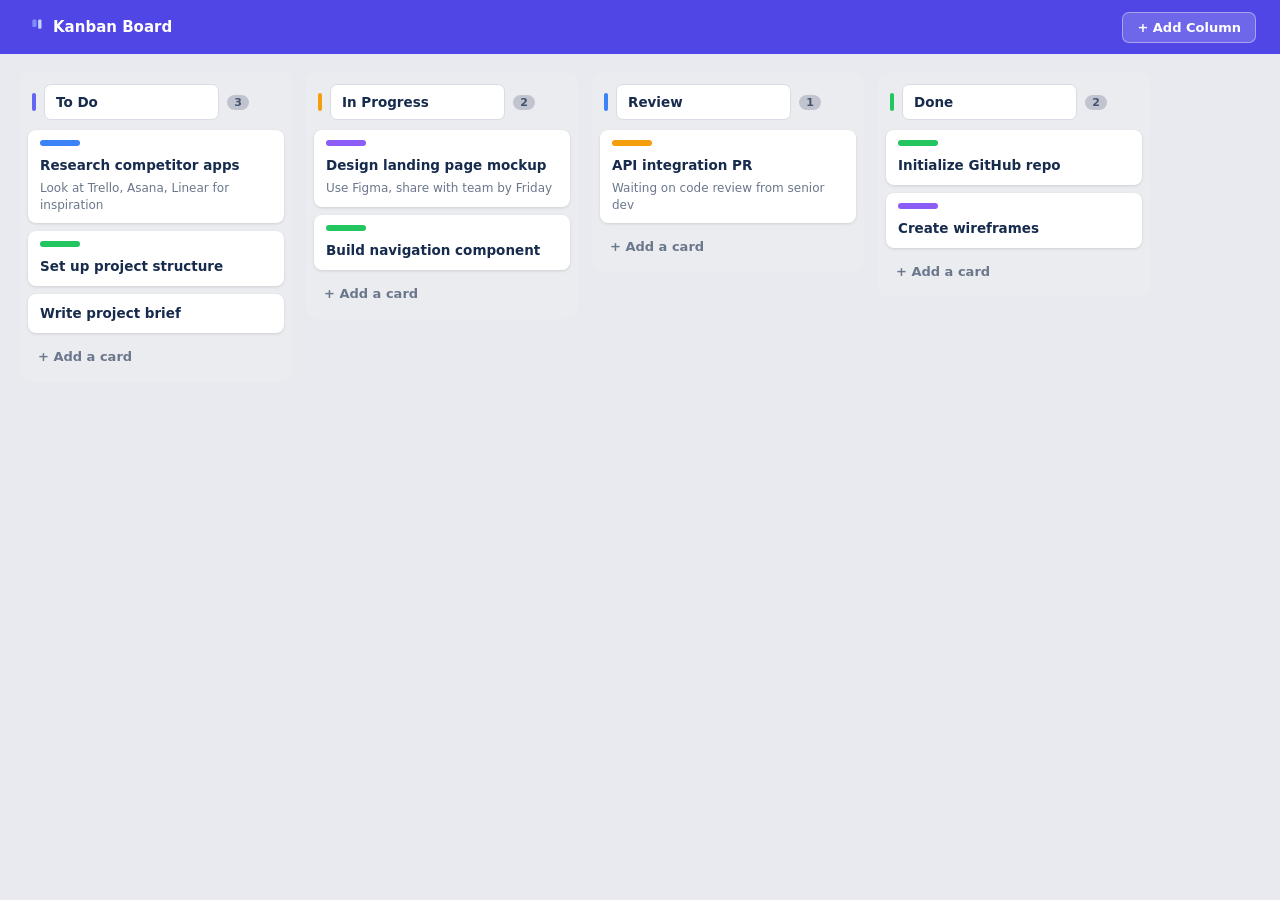
<file: kanban-board/index.html>
<!DOCTYPE html>
<html lang="en">
<head>
  <meta charset="UTF-8">
  <meta name="viewport" content="width=device-width, initial-scale=1.0">
  <title>Kanban Board</title>
  <link rel="stylesheet" href="style.css">
</head>
<body>

  <header>
    <div class="logo">
      <svg width="20" height="20" viewBox="0 0 24 24" fill="none">
        <rect x="3" y="3" width="5" height="14" rx="1.5" fill="#4f46e5"/>
        <rect x="10" y="3" width="5" height="9"  rx="1.5" fill="#818cf8"/>
        <rect x="17" y="3" width="4" height="11" rx="1.5" fill="#c7d2fe"/>
      </svg>
      Kanban Board
    </div>
    <button id="btn-add-col" class="btn-outline">+ Add Column</button>
  </header>

  <div id="board"></div>

  <!-- Card modal -->
  <div id="modal-overlay" class="modal-overlay hidden">
    <div class="modal">
      <div class="modal-header">
        <h3 id="modal-title">Add Card</h3>
        <button id="modal-close">&#x2715;</button>
      </div>
      <form id="card-form">
        <input type="hidden" id="card-id">
        <input type="hidden" id="card-col-id">

        <div class="field">
          <label>Title <span class="req">*</span></label>
          <input id="card-title" type="text" placeholder="What needs to be done?" required autofocus>
        </div>

        <div class="field">
          <label>Description</label>
          <textarea id="card-desc" rows="3" placeholder="Add more details..."></textarea>
        </div>

        <div class="field">
          <label>Label</label>
          <div id="label-picker" class="label-picker"></div>
        </div>

        <div class="modal-actions">
          <button type="button" id="card-delete" class="btn-danger hidden">Delete Card</button>
          <button type="submit" class="btn-primary">Save</button>
        </div>
      </form>
    </div>
  </div>

  <script src="app.js"></script>
</body>
</html>
</file>
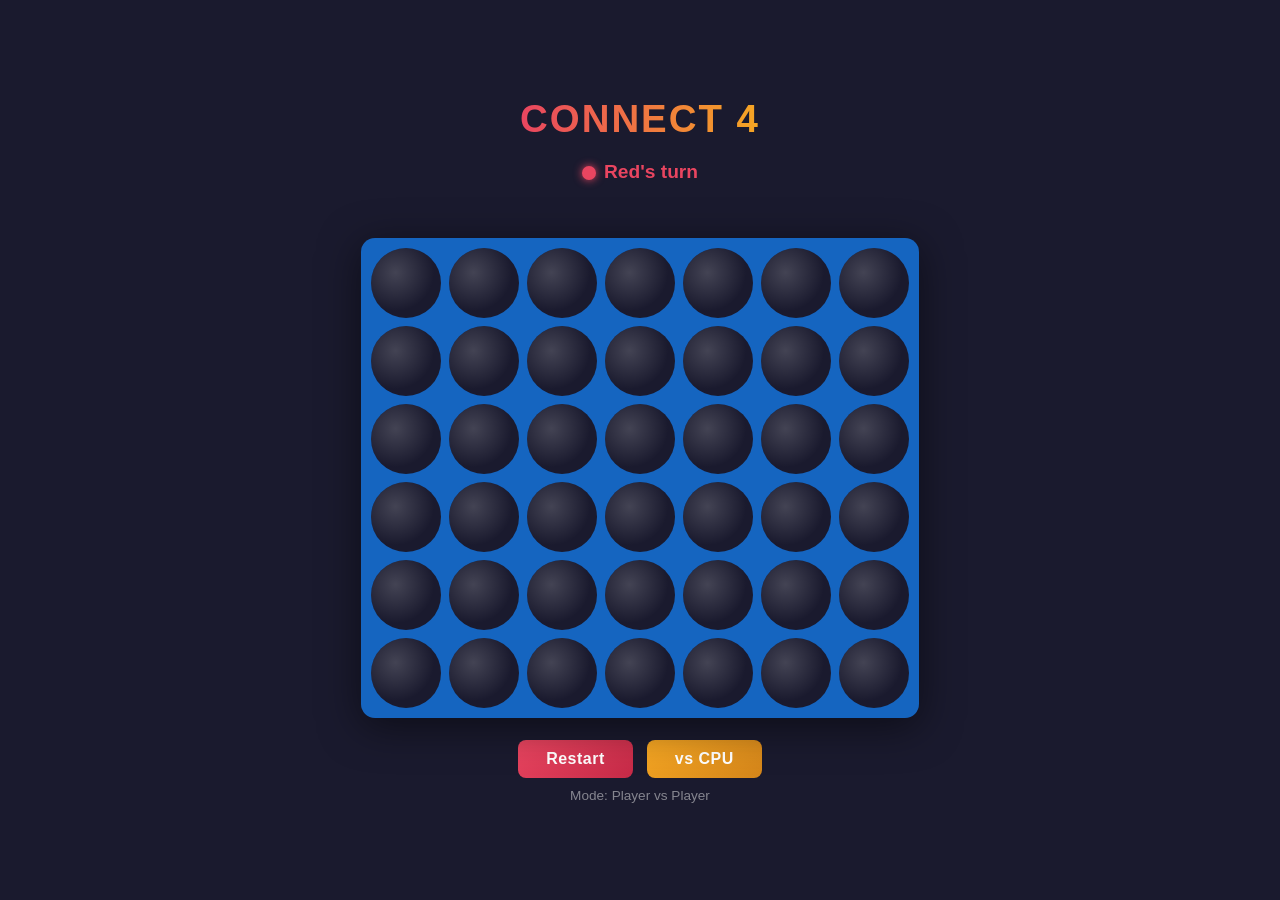
<file: connect4.html>
<!DOCTYPE html>
<html lang="en">
<head>
  <meta charset="UTF-8">
  <meta name="viewport" content="width=device-width, initial-scale=1.0">
  <title>Connect 4</title>
  <style>
    * { box-sizing: border-box; margin: 0; padding: 0; }

    body {
      min-height: 100vh;
      display: flex;
      flex-direction: column;
      align-items: center;
      justify-content: center;
      background: #1a1a2e;
      font-family: 'Segoe UI', sans-serif;
      color: #eee;
    }

    h1 {
      font-size: 2.4rem;
      font-weight: 800;
      letter-spacing: 2px;
      margin-bottom: 20px;
      background: linear-gradient(90deg, #e94560, #f5a623);
      -webkit-background-clip: text;
      -webkit-text-fill-color: transparent;
    }

    #status {
      font-size: 1.2rem;
      font-weight: 600;
      margin-bottom: 18px;
      min-height: 1.6em;
      transition: color 0.3s;
    }

    #status .dot {
      display: inline-block;
      width: 14px;
      height: 14px;
      border-radius: 50%;
      margin-right: 8px;
      vertical-align: middle;
      box-shadow: 0 0 8px currentColor;
    }

    #board-wrapper {
      position: relative;
    }

    #column-hints {
      display: flex;
      justify-content: space-around;
      padding: 0 6px;
      margin-bottom: 4px;
      height: 24px;
    }

    .hint-arrow {
      width: 70px;
      text-align: center;
      font-size: 1.3rem;
      opacity: 0;
      transition: opacity 0.15s;
      cursor: pointer;
      user-select: none;
    }

    .hint-arrow.active { opacity: 0.6; }

    #board {
      background: #1565c0;
      border-radius: 14px;
      padding: 10px;
      box-shadow: 0 8px 40px rgba(0,0,0,0.5);
      display: flex;
      flex-direction: column;
      gap: 8px;
    }

    .row {
      display: flex;
      gap: 8px;
    }

    .cell {
      width: 70px;
      height: 70px;
      border-radius: 50%;
      background: #1a1a2e;
      cursor: pointer;
      transition: background 0.15s, transform 0.1s;
      position: relative;
      overflow: hidden;
    }

    .cell::after {
      content: '';
      position: absolute;
      inset: 0;
      border-radius: 50%;
      background: radial-gradient(circle at 35% 35%, rgba(255,255,255,0.18), transparent 60%);
      pointer-events: none;
    }

    .cell.red    { background: #e94560; box-shadow: inset 0 -4px 8px rgba(0,0,0,0.3); }
    .cell.yellow { background: #f5a623; box-shadow: inset 0 -4px 8px rgba(0,0,0,0.3); }

    .cell.win-flash {
      animation: pulse 0.6s ease-in-out infinite alternate;
    }

    @keyframes pulse {
      from { filter: brightness(1); }
      to   { filter: brightness(1.6) saturate(1.4); }
    }

    @keyframes drop {
      0%   { transform: translateY(-400px); opacity: 0.6; }
      80%  { transform: translateY(6px); }
      100% { transform: translateY(0); opacity: 1; }
    }

    .cell.drop-anim { animation: drop 0.35s cubic-bezier(.22,.68,0,1.3); }

    #controls {
      margin-top: 22px;
      display: flex;
      gap: 14px;
    }

    button {
      padding: 10px 28px;
      border: none;
      border-radius: 8px;
      font-size: 1rem;
      font-weight: 700;
      cursor: pointer;
      letter-spacing: 0.5px;
      transition: transform 0.1s, opacity 0.15s;
    }

    button:hover  { transform: scale(1.04); }
    button:active { transform: scale(0.97); }

    #btn-restart {
      background: linear-gradient(135deg, #e94560, #c62a47);
      color: #fff;
    }

    #btn-vs {
      background: linear-gradient(135deg, #f5a623, #d4851a);
      color: #fff;
    }

    #mode-label {
      margin-top: 10px;
      font-size: 0.85rem;
      opacity: 0.5;
    }
  </style>
</head>
<body>
  <h1>CONNECT 4</h1>
  <div id="status"></div>

  <div id="board-wrapper">
    <div id="column-hints"></div>
    <div id="board"></div>
  </div>

  <div id="controls">
    <button id="btn-restart">Restart</button>
    <button id="btn-vs">vs CPU</button>
  </div>
  <div id="mode-label">Mode: Player vs Player</div>

  <script>
    const ROWS = 6, COLS = 7, EMPTY = 0, P1 = 1, P2 = 2;

    let grid, currentPlayer, gameOver, vsCPU, hoverCol;

    const boardEl    = document.getElementById('board');
    const statusEl   = document.getElementById('status');
    const hintsEl    = document.getElementById('column-hints');
    const modeLabel  = document.getElementById('mode-label');
    const btnRestart = document.getElementById('btn-restart');
    const btnVs      = document.getElementById('btn-vs');

    function initGame() {
      grid = Array.from({ length: ROWS }, () => Array(COLS).fill(EMPTY));
      currentPlayer = P1;
      gameOver = false;
      hoverCol = -1;
      renderBoard();
      updateStatus();
    }

    function renderBoard() {
      boardEl.innerHTML = '';
      hintsEl.innerHTML = '';

      for (let c = 0; c < COLS; c++) {
        const arrow = document.createElement('div');
        arrow.className = 'hint-arrow';
        arrow.textContent = '▼';
        arrow.dataset.col = c;
        hintsEl.appendChild(arrow);
      }

      for (let r = 0; r < ROWS; r++) {
        const row = document.createElement('div');
        row.className = 'row';
        for (let c = 0; c < COLS; c++) {
          const cell = document.createElement('div');
          cell.className = 'cell';
          if (grid[r][c] === P1) cell.classList.add('red');
          if (grid[r][c] === P2) cell.classList.add('yellow');
          cell.dataset.col = c;
          row.appendChild(cell);
        }
        boardEl.appendChild(row);
      }

      boardEl.querySelectorAll('.cell').forEach(cell => {
        cell.addEventListener('click', () => handleClick(+cell.dataset.col));
        cell.addEventListener('mouseenter', () => setHover(+cell.dataset.col));
        cell.addEventListener('mouseleave', () => setHover(-1));
      });

      hintsEl.querySelectorAll('.hint-arrow').forEach(arrow => {
        arrow.addEventListener('click', () => handleClick(+arrow.dataset.col));
        arrow.addEventListener('mouseenter', () => setHover(+arrow.dataset.col));
        arrow.addEventListener('mouseleave', () => setHover(-1));
      });
    }

    function setHover(col) {
      hoverCol = col;
      hintsEl.querySelectorAll('.hint-arrow').forEach((el, c) => {
        el.classList.toggle('active', c === col && !gameOver);
      });
    }

    function handleClick(col) {
      if (gameOver) return;
      if (vsCPU && currentPlayer === P2) return;
      dropPiece(col);
    }

    function dropPiece(col) {
      const row = getOpenRow(col);
      if (row === -1) return;

      grid[row][col] = currentPlayer;
      renderBoard();
      animateDrop(row, col);

      const win = checkWin(row, col, currentPlayer);
      if (win) {
        highlightWin(win);
        gameOver = true;
        const name = currentPlayer === P1 ? 'Red' : (vsCPU ? 'CPU' : 'Yellow');
        statusEl.innerHTML = `<span class="dot" style="background:${currentPlayer === P1 ? '#e94560' : '#f5a623'}"></span>${name} wins! 🎉`;
        statusEl.style.color = currentPlayer === P1 ? '#e94560' : '#f5a623';
        return;
      }

      if (grid[0].every(v => v !== EMPTY)) {
        gameOver = true;
        statusEl.innerHTML = "It's a draw!";
        statusEl.style.color = '#aaa';
        return;
      }

      currentPlayer = currentPlayer === P1 ? P2 : P1;
      updateStatus();

      if (vsCPU && currentPlayer === P2 && !gameOver) {
        setTimeout(cpuMove, 420);
      }
    }

    function animateDrop(row, col) {
      const cells = boardEl.querySelectorAll('.cell');
      const idx = row * COLS + col;
      cells[idx].classList.add('drop-anim');
    }

    function getOpenRow(col) {
      for (let r = ROWS - 1; r >= 0; r--) {
        if (grid[r][col] === EMPTY) return r;
      }
      return -1;
    }

    function checkWin(row, col, player) {
      const dirs = [[0,1],[1,0],[1,1],[1,-1]];
      for (const [dr, dc] of dirs) {
        const cells = [[row, col]];
        for (const sign of [1, -1]) {
          let r = row + dr * sign, c = col + dc * sign;
          while (r >= 0 && r < ROWS && c >= 0 && c < COLS && grid[r][c] === player) {
            cells.push([r, c]);
            r += dr * sign;
            c += dc * sign;
          }
        }
        if (cells.length >= 4) return cells;
      }
      return null;
    }

    function highlightWin(cells) {
      const allCells = boardEl.querySelectorAll('.cell');
      for (const [r, c] of cells) {
        allCells[r * COLS + c].classList.add('win-flash');
      }
    }

    function updateStatus() {
      const name  = currentPlayer === P1 ? 'Red' : (vsCPU ? 'CPU' : 'Yellow');
      const color = currentPlayer === P1 ? '#e94560' : '#f5a623';
      statusEl.innerHTML = `<span class="dot" style="background:${color}"></span>${name}'s turn`;
      statusEl.style.color = color;
    }

    // ── CPU (minimax, depth 5) ──────────────────────────────────────────────

    function cpuMove() {
      const col = bestMove();
      dropPiece(col);
    }

    function bestMove() {
      let best = -Infinity, bestCol = 3;
      for (let c = 0; c < COLS; c++) {
        if (getOpenRowSim(grid, c) === -1) continue;
        const g = copyGrid(grid);
        const r = getOpenRowSim(g, c);
        g[r][c] = P2;
        const score = minimax(g, 5, -Infinity, Infinity, false);
        if (score > best) { best = score; bestCol = c; }
      }
      return bestCol;
    }

    function minimax(g, depth, alpha, beta, maximizing) {
      const winner = detectWinner(g);
      if (winner === P2) return 1000000 + depth;
      if (winner === P1) return -1000000 - depth;
      if (depth === 0 || g[0].every(v => v !== EMPTY)) return scoreBoard(g, P2);

      if (maximizing) {
        let val = -Infinity;
        for (let c = 0; c < COLS; c++) {
          const r = getOpenRowSim(g, c);
          if (r === -1) continue;
          const ng = copyGrid(g); ng[r][c] = P2;
          val = Math.max(val, minimax(ng, depth - 1, alpha, beta, false));
          alpha = Math.max(alpha, val);
          if (alpha >= beta) break;
        }
        return val;
      } else {
        let val = Infinity;
        for (let c = 0; c < COLS; c++) {
          const r = getOpenRowSim(g, c);
          if (r === -1) continue;
          const ng = copyGrid(g); ng[r][c] = P1;
          val = Math.min(val, minimax(ng, depth - 1, alpha, beta, true));
          beta = Math.min(beta, val);
          if (alpha >= beta) break;
        }
        return val;
      }
    }

    function getOpenRowSim(g, col) {
      for (let r = ROWS - 1; r >= 0; r--) if (g[r][col] === EMPTY) return r;
      return -1;
    }

    function copyGrid(g) { return g.map(r => [...r]); }

    function detectWinner(g) {
      for (let r = 0; r < ROWS; r++) {
        for (let c = 0; c < COLS; c++) {
          const p = g[r][c];
          if (!p) continue;
          if (checkWinSim(g, r, c, p)) return p;
        }
      }
      return 0;
    }

    function checkWinSim(g, row, col, player) {
      const dirs = [[0,1],[1,0],[1,1],[1,-1]];
      for (const [dr, dc] of dirs) {
        let count = 1;
        for (const sign of [1, -1]) {
          let r = row + dr * sign, c = col + dc * sign;
          while (r >= 0 && r < ROWS && c >= 0 && c < COLS && g[r][c] === player) {
            count++; r += dr * sign; c += dc * sign;
          }
        }
        if (count >= 4) return true;
      }
      return false;
    }

    function scoreBoard(g, player) {
      let score = 0;
      const opp = player === P1 ? P2 : P1;

      // centre column preference
      const centreCol = g.map(r => r[Math.floor(COLS / 2)]);
      score += centreCol.filter(v => v === player).length * 3;

      const dirs = [[0,1],[1,0],[1,1],[1,-1]];
      for (let r = 0; r < ROWS; r++) {
        for (let c = 0; c < COLS; c++) {
          for (const [dr, dc] of dirs) {
            const window = [];
            for (let i = 0; i < 4; i++) {
              const nr = r + dr * i, nc = c + dc * i;
              if (nr >= 0 && nr < ROWS && nc >= 0 && nc < COLS) window.push(g[nr][nc]);
            }
            if (window.length < 4) continue;
            const p = window.filter(v => v === player).length;
            const e = window.filter(v => v === EMPTY).length;
            const o = window.filter(v => v === opp).length;
            if (o === 0) {
              if (p === 4) score += 100;
              else if (p === 3 && e === 1) score += 5;
              else if (p === 2 && e === 2) score += 2;
            }
            if (p === 0 && o === 3 && e === 1) score -= 4;
          }
        }
      }
      return score;
    }

    // ── Event listeners ─────────────────────────────────────────────────────

    btnRestart.addEventListener('click', initGame);

    btnVs.addEventListener('click', () => {
      vsCPU = !vsCPU;
      btnVs.textContent = vsCPU ? 'vs Human' : 'vs CPU';
      modeLabel.textContent = `Mode: Player vs ${vsCPU ? 'CPU' : 'Player'}`;
      initGame();
    });

    // ── Start ────────────────────────────────────────────────────────────────

    vsCPU = false;
    initGame();
  </script>
</body>
</html>
</file>
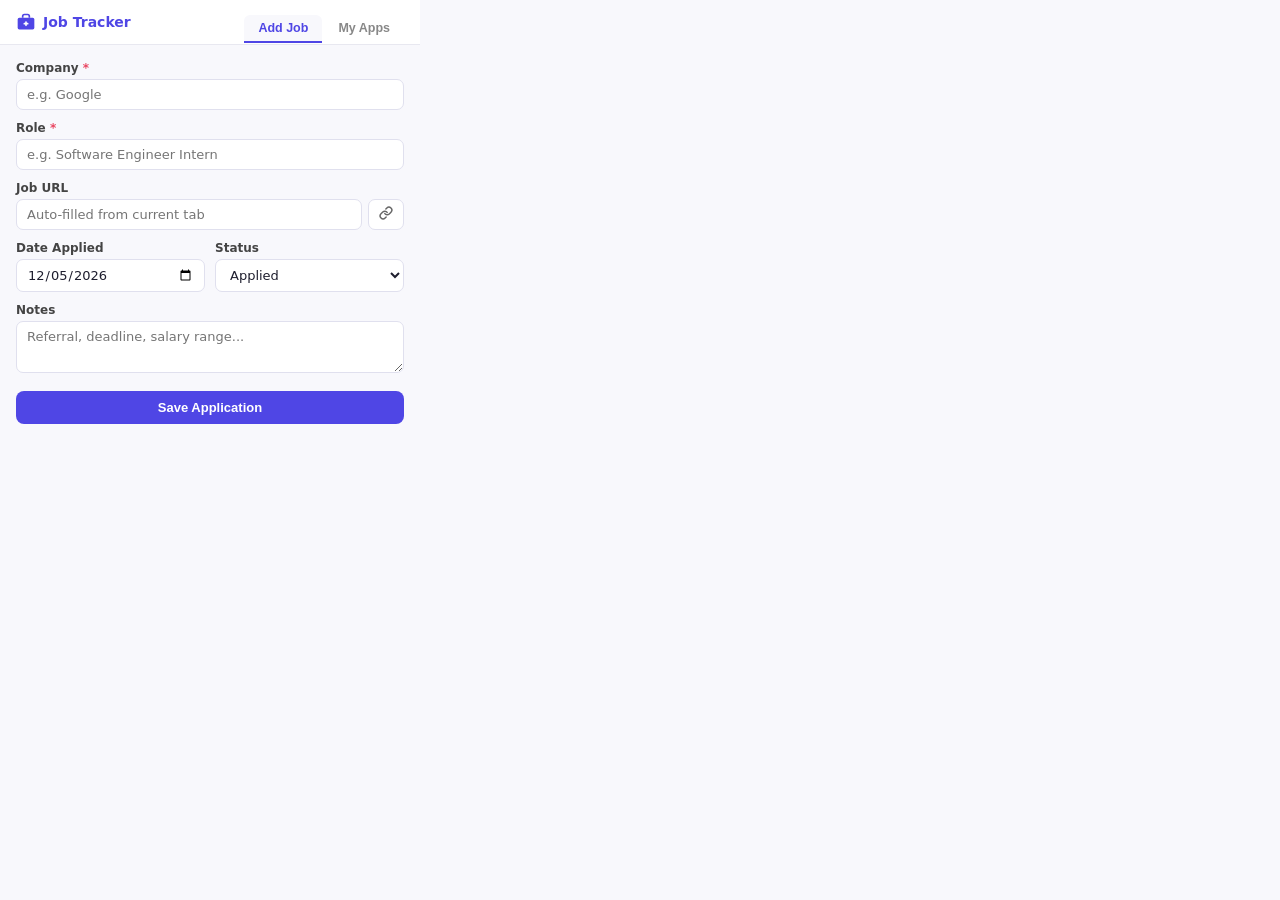
<file: job-tracker-extension/popup.html>
<!DOCTYPE html>
<html lang="en">
<head>
  <meta charset="UTF-8">
  <meta name="viewport" content="width=device-width, initial-scale=1.0">
  <title>Job Tracker</title>
  <link rel="stylesheet" href="popup.css">
</head>
<body>

  <header>
    <div class="logo">
      <svg width="20" height="20" viewBox="0 0 24 24" fill="none" xmlns="http://www.w3.org/2000/svg">
        <rect x="2" y="7" width="20" height="14" rx="2" fill="#4f46e5"/>
        <path d="M16 7V5a2 2 0 00-2-2h-4a2 2 0 00-2 2v2" stroke="#4f46e5" stroke-width="2"/>
        <line x1="12" y1="12" x2="12" y2="16" stroke="white" stroke-width="2" stroke-linecap="round"/>
        <line x1="10" y1="14" x2="14" y2="14" stroke="white" stroke-width="2" stroke-linecap="round"/>
      </svg>
      Job Tracker
    </div>
    <nav class="tabs">
      <button class="tab active" data-tab="add">Add Job</button>
      <button class="tab" data-tab="list">My Apps</button>
    </nav>
  </header>

  <!-- ADD JOB TAB -->
  <div id="tab-add" class="tab-content active">
    <div id="toast" class="toast hidden">Application saved!</div>

    <form id="add-form" autocomplete="off">
      <div class="field">
        <label for="company">Company <span class="req">*</span></label>
        <input id="company" type="text" placeholder="e.g. Google" required>
      </div>

      <div class="field">
        <label for="role">Role <span class="req">*</span></label>
        <input id="role" type="text" placeholder="e.g. Software Engineer Intern" required>
      </div>

      <div class="field">
        <label for="url">Job URL</label>
        <div class="input-row">
          <input id="url" type="url" placeholder="Auto-filled from current tab">
          <button type="button" id="btn-grab-url" title="Grab URL from current tab">
            <svg width="14" height="14" viewBox="0 0 24 24" fill="none" stroke="currentColor" stroke-width="2.5" stroke-linecap="round">
              <path d="M10 13a5 5 0 007.54.54l3-3a5 5 0 00-7.07-7.07l-1.72 1.71"/>
              <path d="M14 11a5 5 0 00-7.54-.54l-3 3a5 5 0 007.07 7.07l1.71-1.71"/>
            </svg>
          </button>
        </div>
      </div>

      <div class="two-col">
        <div class="field">
          <label for="date">Date Applied</label>
          <input id="date" type="date">
        </div>
        <div class="field">
          <label for="status">Status</label>
          <select id="status">
            <option value="bookmarked">Bookmarked</option>
            <option value="applied" selected>Applied</option>
            <option value="phone_screen">Phone Screen</option>
            <option value="interview">Interview</option>
            <option value="offer">Offer</option>
            <option value="rejected">Rejected</option>
          </select>
        </div>
      </div>

      <div class="field">
        <label for="notes">Notes</label>
        <textarea id="notes" rows="2" placeholder="Referral, deadline, salary range..."></textarea>
      </div>

      <button type="submit" class="btn-primary">Save Application</button>
    </form>
  </div>

  <!-- MY APPS TAB -->
  <div id="tab-list" class="tab-content hidden">
    <div id="stats-row" class="stats-row"></div>

    <div class="filter-bar">
      <button class="filter active" data-filter="all">All</button>
      <button class="filter" data-filter="bookmarked">Saved</button>
      <button class="filter" data-filter="applied">Applied</button>
      <button class="filter" data-filter="phone_screen">Screen</button>
      <button class="filter" data-filter="interview">Interview</button>
      <button class="filter" data-filter="offer">Offer</button>
      <button class="filter" data-filter="rejected">Rejected</button>
    </div>

    <div id="jobs-list"></div>
  </div>

  <!-- EDIT MODAL -->
  <div id="modal-overlay" class="modal-overlay hidden">
    <div class="modal">
      <div class="modal-header">
        <span class="modal-title">Edit Application</span>
        <button id="modal-close" class="modal-close">&#x2715;</button>
      </div>
      <form id="edit-form">
        <input type="hidden" id="edit-id">
        <div class="field">
          <label>Company <span class="req">*</span></label>
          <input id="edit-company" type="text" required>
        </div>
        <div class="field">
          <label>Role <span class="req">*</span></label>
          <input id="edit-role" type="text" required>
        </div>
        <div class="field">
          <label>Job URL</label>
          <input id="edit-url" type="url">
        </div>
        <div class="two-col">
          <div class="field">
            <label>Date Applied</label>
            <input id="edit-date" type="date">
          </div>
          <div class="field">
            <label>Status</label>
            <select id="edit-status">
              <option value="bookmarked">Bookmarked</option>
              <option value="applied">Applied</option>
              <option value="phone_screen">Phone Screen</option>
              <option value="interview">Interview</option>
              <option value="offer">Offer</option>
              <option value="rejected">Rejected</option>
            </select>
          </div>
        </div>
        <div class="field">
          <label>Notes</label>
          <textarea id="edit-notes" rows="2"></textarea>
        </div>
        <div class="modal-actions">
          <button type="button" id="modal-delete" class="btn-danger">Delete</button>
          <button type="submit" class="btn-primary">Save Changes</button>
        </div>
      </form>
    </div>
  </div>

  <script src="popup.js"></script>
</body>
</html>
</file>
<file: kanban-board/style.css>
* { box-sizing: border-box; margin: 0; padding: 0; }

:root {
  --indigo: #4f46e5;
  --indigo2: #4338ca;
  --bg: #e8eaf0;
  --col-bg: #ebecf0;
  --card-bg: #ffffff;
  --border: #d9dce4;
  --text: #172b4d;
  --muted: #6b778c;
  --red: #ef4444;
}

body {
  font-family: 'Segoe UI', system-ui, sans-serif;
  font-size: 14px;
  color: var(--text);
  background: var(--bg);
  height: 100vh;
  overflow: hidden;
  display: flex;
  flex-direction: column;
}

/* ── Header ──────────────────────────────────────── */
header {
  display: flex;
  align-items: center;
  justify-content: space-between;
  padding: 0 24px;
  height: 54px;
  background: var(--indigo);
  flex-shrink: 0;
}

.logo {
  display: flex;
  align-items: center;
  gap: 9px;
  font-weight: 800;
  font-size: 15px;
  color: #fff;
}

/* ── Board ───────────────────────────────────────── */
#board {
  display: flex;
  gap: 14px;
  padding: 18px 20px 30px;
  overflow-x: auto;
  overflow-y: hidden;
  align-items: flex-start;
  flex: 1;
}

#board::-webkit-scrollbar { height: 8px; }
#board::-webkit-scrollbar-track { background: transparent; }
#board::-webkit-scrollbar-thumb { background: #c1c4cf; border-radius: 4px; }

/* ── Column ──────────────────────────────────────── */
.column {
  width: 272px;
  flex-shrink: 0;
  background: var(--col-bg);
  border-radius: 12px;
  display: flex;
  flex-direction: column;
  max-height: calc(100vh - 100px);
}

.col-header {
  display: flex;
  align-items: center;
  gap: 8px;
  padding: 12px 12px 8px;
}

.col-color-bar {
  width: 4px;
  height: 18px;
  border-radius: 2px;
  flex-shrink: 0;
}

.col-title {
  font-weight: 700;
  font-size: 13.5px;
  flex: 1;
  outline: none;
  border: 1.5px solid transparent;
  border-radius: 5px;
  padding: 2px 5px;
  background: transparent;
  cursor: pointer;
  font-family: inherit;
  color: var(--text);
  transition: border-color 0.15s;
  white-space: nowrap;
  overflow: hidden;
  text-overflow: ellipsis;
}
.col-title:focus {
  border-color: var(--indigo);
  background: #fff;
  cursor: text;
}

.col-count {
  background: #c1c4cf;
  color: #44546f;
  font-size: 11px;
  font-weight: 700;
  padding: 1px 7px;
  border-radius: 10px;
  flex-shrink: 0;
}

.col-delete {
  border: none;
  background: transparent;
  color: var(--muted);
  cursor: pointer;
  padding: 3px 5px;
  border-radius: 5px;
  font-size: 15px;
  line-height: 1;
  opacity: 0;
  transition: opacity 0.15s, color 0.15s;
  flex-shrink: 0;
}
.column:hover .col-delete { opacity: 1; }
.col-delete:hover { color: var(--red); }

/* ── Cards Container ─────────────────────────────── */
.col-cards {
  flex: 1;
  overflow-y: auto;
  padding: 2px 8px 4px;
  display: flex;
  flex-direction: column;
  gap: 8px;
  min-height: 8px;
}

.col-cards::-webkit-scrollbar { width: 4px; }
.col-cards::-webkit-scrollbar-track { background: transparent; }
.col-cards::-webkit-scrollbar-thumb { background: #c1c4cf; border-radius: 4px; }

/* ── Drop Indicator ──────────────────────────────── */
.drop-indicator {
  height: 3px;
  background: var(--indigo);
  border-radius: 2px;
  margin: 0 2px;
  pointer-events: none;
  flex-shrink: 0;
}

/* ── Card ────────────────────────────────────────── */
.card {
  background: var(--card-bg);
  border-radius: 8px;
  padding: 10px 12px;
  box-shadow: 0 1px 3px rgba(0,0,0,0.12);
  cursor: pointer;
  transition: box-shadow 0.15s, transform 0.15s;
  user-select: none;
  flex-shrink: 0;
}

.card:hover {
  box-shadow: 0 4px 12px rgba(0,0,0,0.15);
  transform: translateY(-1px);
}

.card.is-dragging {
  opacity: 0.45;
  transform: rotate(1.5deg);
}

.card-label {
  display: inline-block;
  height: 6px;
  min-width: 40px;
  border-radius: 3px;
  margin-bottom: 7px;
}

.card-title {
  font-size: 13.5px;
  font-weight: 600;
  color: var(--text);
  line-height: 1.4;
  word-break: break-word;
}

.card-desc {
  font-size: 12px;
  color: var(--muted);
  margin-top: 5px;
  line-height: 1.4;
  display: -webkit-box;
  -webkit-line-clamp: 2;
  -webkit-box-orient: vertical;
  overflow: hidden;
}

/* ── Add Card Button ─────────────────────────────── */
.col-footer { padding: 4px 8px 10px; }

.btn-add-card {
  width: 100%;
  padding: 8px 10px;
  border: none;
  border-radius: 7px;
  background: transparent;
  color: var(--muted);
  font-size: 13px;
  font-weight: 600;
  cursor: pointer;
  text-align: left;
  transition: background 0.15s, color 0.15s;
  font-family: inherit;
}
.btn-add-card:hover { background: rgba(0,0,0,0.07); color: var(--text); }

/* ── Inline Add Form ─────────────────────────────── */
.inline-add {
  padding: 6px 8px 10px;
  display: flex;
  flex-direction: column;
  gap: 6px;
}

.inline-add textarea {
  width: 100%;
  padding: 8px 10px;
  border: none;
  border-radius: 7px;
  font-size: 13.5px;
  font-family: inherit;
  color: var(--text);
  background: #fff;
  box-shadow: 0 2px 8px rgba(0,0,0,0.15);
  resize: none;
  outline: none;
  min-height: 60px;
}

.inline-add-actions { display: flex; gap: 6px; align-items: center; }

/* ── Add Column Placeholder ──────────────────────── */
.add-col-placeholder {
  width: 272px;
  flex-shrink: 0;
}

/* ── Buttons ─────────────────────────────────────── */
.btn-primary {
  padding: 8px 18px;
  background: var(--indigo);
  color: #fff;
  border: none;
  border-radius: 7px;
  font-size: 13px;
  font-weight: 700;
  cursor: pointer;
  font-family: inherit;
  transition: background 0.15s;
}
.btn-primary:hover { background: var(--indigo2); }

.btn-outline {
  padding: 7px 14px;
  background: rgba(255,255,255,0.18);
  color: #fff;
  border: 1.5px solid rgba(255,255,255,0.4);
  border-radius: 7px;
  font-size: 13px;
  font-weight: 700;
  cursor: pointer;
  font-family: inherit;
  transition: background 0.15s;
}
.btn-outline:hover { background: rgba(255,255,255,0.28); }

.btn-ghost {
  padding: 7px 12px;
  background: transparent;
  color: var(--muted);
  border: none;
  border-radius: 7px;
  font-size: 13px;
  font-weight: 600;
  cursor: pointer;
  font-family: inherit;
  transition: background 0.15s;
}
.btn-ghost:hover { background: rgba(0,0,0,0.08); color: var(--text); }

.btn-danger {
  padding: 8px 16px;
  background: #fff;
  color: var(--red);
  border: 1.5px solid var(--red);
  border-radius: 7px;
  font-size: 13px;
  font-weight: 700;
  cursor: pointer;
  font-family: inherit;
  transition: background 0.15s;
}
.btn-danger:hover { background: #fff5f5; }

/* ── Modal ───────────────────────────────────────── */
.modal-overlay {
  position: fixed;
  inset: 0;
  background: rgba(0,0,0,0.45);
  display: flex;
  align-items: center;
  justify-content: center;
  z-index: 100;
  padding: 20px;
}
.modal-overlay.hidden { display: none; }

.modal {
  background: #fff;
  border-radius: 12px;
  width: 100%;
  max-width: 420px;
  padding: 22px;
  box-shadow: 0 12px 48px rgba(0,0,0,0.2);
  animation: pop-in 0.17s ease;
}

@keyframes pop-in {
  from { opacity: 0; transform: scale(0.95) translateY(6px); }
  to   { opacity: 1; transform: none; }
}

.modal-header {
  display: flex;
  align-items: center;
  justify-content: space-between;
  margin-bottom: 16px;
}

.modal-header h3 { font-size: 15px; font-weight: 700; }

#modal-close {
  border: none;
  background: transparent;
  font-size: 17px;
  color: var(--muted);
  cursor: pointer;
}
#modal-close:hover { color: var(--text); }

/* ── Form ────────────────────────────────────────── */
.field { margin-bottom: 14px; }

label {
  display: block;
  font-size: 12px;
  font-weight: 700;
  color: var(--muted);
  text-transform: uppercase;
  letter-spacing: 0.4px;
  margin-bottom: 6px;
}

.req { color: var(--red); }

input[type="text"],
textarea {
  width: 100%;
  padding: 9px 11px;
  border: 1.5px solid var(--border);
  border-radius: 7px;
  font-size: 13.5px;
  font-family: inherit;
  color: var(--text);
  background: #fff;
  outline: none;
  transition: border-color 0.15s, box-shadow 0.15s;
  resize: vertical;
}

input:focus, textarea:focus {
  border-color: var(--indigo);
  box-shadow: 0 0 0 3px rgba(79,70,229,0.1);
}

/* ── Label Picker ────────────────────────────────── */
.label-picker {
  display: flex;
  gap: 8px;
  flex-wrap: wrap;
}

.label-option {
  width: 36px;
  height: 20px;
  border-radius: 4px;
  cursor: pointer;
  border: 2.5px solid transparent;
  transition: transform 0.1s, border-color 0.1s;
  position: relative;
}

.label-option:hover { transform: scale(1.15); }
.label-option.selected { border-color: #172b4d; }
.label-option.selected::after {
  content: '✓';
  position: absolute;
  inset: 0;
  display: flex;
  align-items: center;
  justify-content: center;
  font-size: 11px;
  color: #fff;
  font-weight: 900;
}

.modal-actions {
  display: flex;
  gap: 8px;
  justify-content: flex-end;
  margin-top: 4px;
}
.modal-actions .btn-primary { min-width: 80px; }

.hidden { display: none !important; }
</file>
<file: job-tracker-extension/popup.css>
* { box-sizing: border-box; margin: 0; padding: 0; }

body {
  width: 420px;
  min-height: 200px;
  font-family: 'Segoe UI', system-ui, sans-serif;
  font-size: 13px;
  color: #1e1e2e;
  background: #f8f8fc;
}

/* ── Header ─────────────────────────────────────── */
header {
  display: flex;
  align-items: center;
  justify-content: space-between;
  padding: 12px 16px 0;
  background: #fff;
  border-bottom: 1px solid #e8e8f0;
}

.logo {
  display: flex;
  align-items: center;
  gap: 7px;
  font-weight: 700;
  font-size: 14px;
  color: #4f46e5;
  padding-bottom: 12px;
}

.tabs {
  display: flex;
  gap: 2px;
}

.tab {
  padding: 6px 14px;
  border: none;
  border-radius: 6px 6px 0 0;
  background: transparent;
  font-size: 12.5px;
  font-weight: 600;
  color: #888;
  cursor: pointer;
  margin-bottom: -1px;
  border-bottom: 2px solid transparent;
  transition: color 0.15s, border-color 0.15s;
}

.tab.active {
  color: #4f46e5;
  border-bottom-color: #4f46e5;
  background: #f8f8fc;
}

.tab:hover:not(.active) { color: #4f46e5; }

/* ── Tab Content ─────────────────────────────────── */
.tab-content { padding: 16px; }
.tab-content.hidden { display: none !important; }

/* ── Toast ───────────────────────────────────────── */
.toast {
  background: #22c55e;
  color: #fff;
  font-weight: 600;
  font-size: 12.5px;
  padding: 8px 14px;
  border-radius: 8px;
  margin-bottom: 14px;
  text-align: center;
  transition: opacity 0.4s;
}
.toast.hidden { display: none; }

/* ── Form Fields ─────────────────────────────────── */
.field {
  margin-bottom: 11px;
}

label {
  display: block;
  font-weight: 600;
  color: #444;
  margin-bottom: 4px;
  font-size: 12px;
}

.req { color: #e94560; }

input[type="text"],
input[type="url"],
input[type="date"],
select,
textarea {
  width: 100%;
  padding: 7px 10px;
  border: 1.5px solid #e0e0ee;
  border-radius: 7px;
  font-size: 13px;
  font-family: inherit;
  color: #1e1e2e;
  background: #fff;
  transition: border-color 0.15s, box-shadow 0.15s;
  outline: none;
}

input:focus, select:focus, textarea:focus {
  border-color: #4f46e5;
  box-shadow: 0 0 0 3px rgba(79,70,229,0.12);
}

textarea { resize: vertical; min-height: 52px; }

.two-col {
  display: grid;
  grid-template-columns: 1fr 1fr;
  gap: 10px;
}

.input-row {
  display: flex;
  gap: 6px;
}

.input-row input { flex: 1; }

#btn-grab-url {
  padding: 0 10px;
  border: 1.5px solid #e0e0ee;
  border-radius: 7px;
  background: #fff;
  color: #666;
  cursor: pointer;
  flex-shrink: 0;
  transition: border-color 0.15s, color 0.15s;
}
#btn-grab-url:hover { border-color: #4f46e5; color: #4f46e5; }

/* ── Buttons ─────────────────────────────────────── */
.btn-primary {
  width: 100%;
  padding: 9px;
  background: #4f46e5;
  color: #fff;
  border: none;
  border-radius: 8px;
  font-size: 13px;
  font-weight: 700;
  cursor: pointer;
  margin-top: 4px;
  transition: background 0.15s, transform 0.1s;
}
.btn-primary:hover { background: #4338ca; }
.btn-primary:active { transform: scale(0.98); }

.btn-danger {
  padding: 9px 18px;
  background: #fff;
  color: #e94560;
  border: 1.5px solid #e94560;
  border-radius: 8px;
  font-size: 13px;
  font-weight: 700;
  cursor: pointer;
  transition: background 0.15s;
}
.btn-danger:hover { background: #fff0f3; }

/* ── Stats Row ───────────────────────────────────── */
.stats-row {
  display: flex;
  gap: 8px;
  margin-bottom: 12px;
  flex-wrap: wrap;
}

.stat-chip {
  display: flex;
  flex-direction: column;
  align-items: center;
  background: #fff;
  border: 1.5px solid #e8e8f0;
  border-radius: 8px;
  padding: 6px 10px;
  min-width: 56px;
  flex: 1;
}

.stat-chip .stat-num {
  font-size: 18px;
  font-weight: 800;
  color: #4f46e5;
  line-height: 1;
}

.stat-chip .stat-label {
  font-size: 10px;
  color: #888;
  margin-top: 2px;
  text-align: center;
}

/* ── Filter Bar ──────────────────────────────────── */
.filter-bar {
  display: flex;
  gap: 4px;
  flex-wrap: wrap;
  margin-bottom: 10px;
}

.filter {
  padding: 4px 9px;
  border: 1.5px solid #e0e0ee;
  border-radius: 20px;
  background: #fff;
  font-size: 11.5px;
  font-weight: 600;
  color: #666;
  cursor: pointer;
  transition: all 0.15s;
}

.filter.active {
  background: #4f46e5;
  border-color: #4f46e5;
  color: #fff;
}

.filter:hover:not(.active) { border-color: #4f46e5; color: #4f46e5; }

/* ── Jobs List ───────────────────────────────────── */
#jobs-list {
  display: flex;
  flex-direction: column;
  gap: 8px;
  max-height: 340px;
  overflow-y: auto;
  padding-right: 2px;
}

#jobs-list::-webkit-scrollbar { width: 4px; }
#jobs-list::-webkit-scrollbar-track { background: transparent; }
#jobs-list::-webkit-scrollbar-thumb { background: #d0d0e0; border-radius: 4px; }

.job-card {
  background: #fff;
  border: 1.5px solid #e8e8f0;
  border-radius: 10px;
  padding: 10px 12px;
  cursor: pointer;
  transition: border-color 0.15s, box-shadow 0.15s;
  position: relative;
}

.job-card:hover {
  border-color: #4f46e5;
  box-shadow: 0 2px 12px rgba(79,70,229,0.1);
}

.job-card-top {
  display: flex;
  align-items: flex-start;
  justify-content: space-between;
  gap: 8px;
}

.job-company {
  font-weight: 700;
  font-size: 13px;
  color: #1e1e2e;
}

.job-role {
  font-size: 12px;
  color: #555;
  margin-top: 2px;
}

.job-meta {
  display: flex;
  align-items: center;
  gap: 8px;
  margin-top: 7px;
  flex-wrap: wrap;
}

.job-date {
  font-size: 11px;
  color: #aaa;
}

.job-notes {
  font-size: 11px;
  color: #888;
  margin-top: 5px;
  white-space: nowrap;
  overflow: hidden;
  text-overflow: ellipsis;
}

/* ── Status Badges ───────────────────────────────── */
.badge {
  display: inline-block;
  padding: 2px 8px;
  border-radius: 12px;
  font-size: 10.5px;
  font-weight: 700;
  text-transform: uppercase;
  letter-spacing: 0.3px;
}

.badge-bookmarked { background: #f0f0ff; color: #6b6b9e; }
.badge-applied    { background: #eff6ff; color: #2563eb; }
.badge-phone_screen { background: #faf5ff; color: #7c3aed; }
.badge-interview  { background: #fff7ed; color: #ea580c; }
.badge-offer      { background: #f0fdf4; color: #16a34a; }
.badge-rejected   { background: #fff1f2; color: #e94560; }

/* ── Empty State ─────────────────────────────────── */
.empty-state {
  text-align: center;
  padding: 36px 20px;
  color: #bbb;
}

.empty-state svg { margin-bottom: 10px; opacity: 0.4; }
.empty-state p { font-size: 13px; }

/* ── Modal ───────────────────────────────────────── */
.modal-overlay {
  position: fixed;
  inset: 0;
  background: rgba(0,0,0,0.45);
  display: flex;
  align-items: center;
  justify-content: center;
  z-index: 100;
}
.modal-overlay.hidden { display: none; }

.modal {
  background: #fff;
  border-radius: 12px;
  padding: 18px;
  width: 360px;
  max-height: 90vh;
  overflow-y: auto;
  box-shadow: 0 8px 40px rgba(0,0,0,0.2);
}

.modal-header {
  display: flex;
  align-items: center;
  justify-content: space-between;
  margin-bottom: 14px;
}

.modal-title {
  font-weight: 700;
  font-size: 14px;
}

.modal-close {
  border: none;
  background: transparent;
  font-size: 16px;
  color: #aaa;
  cursor: pointer;
  line-height: 1;
}
.modal-close:hover { color: #333; }

.modal-actions {
  display: flex;
  gap: 8px;
  margin-top: 4px;
}
.modal-actions .btn-primary { flex: 1; }
</file>
